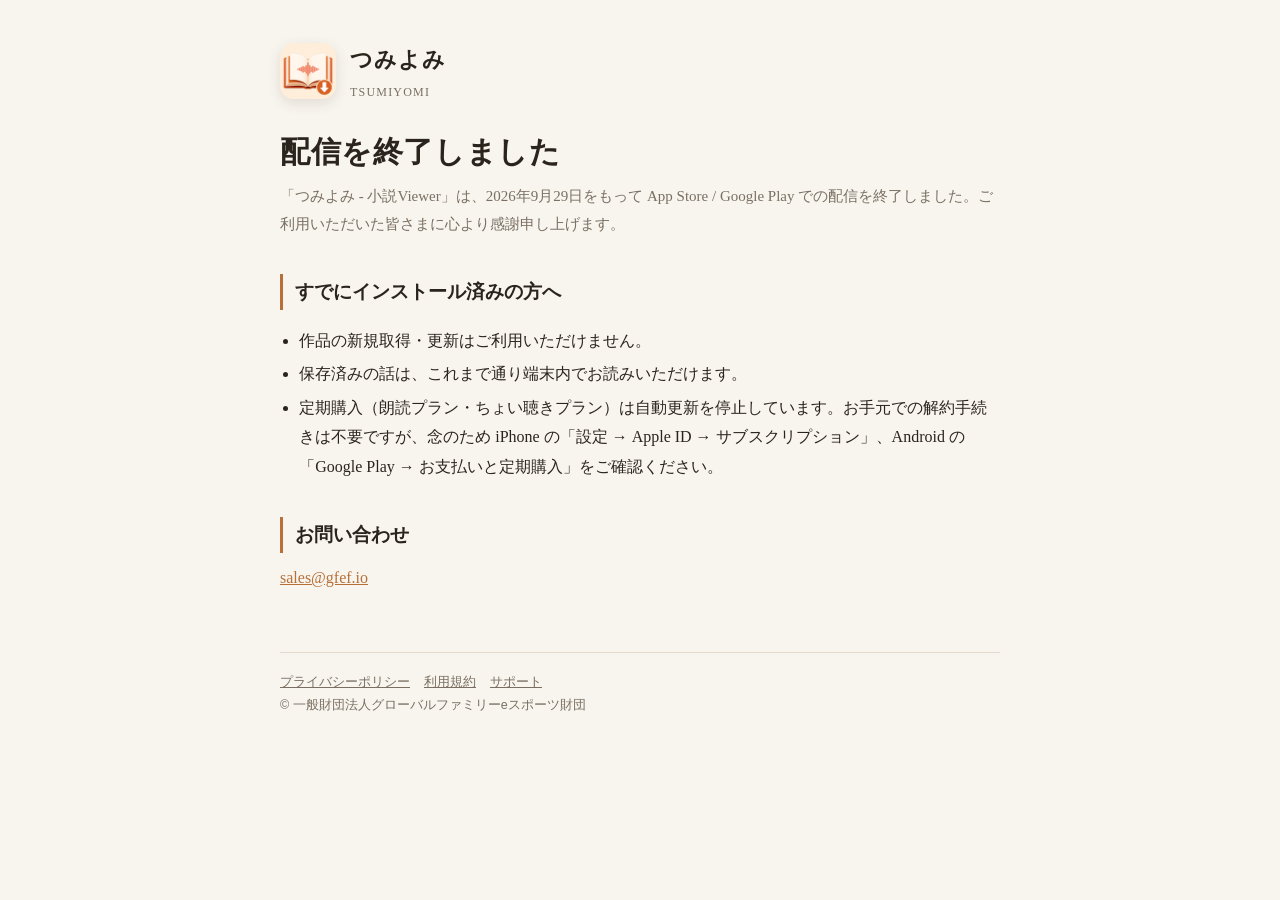
<file: index.html>
<!DOCTYPE html><html lang="ja"><head><meta charset="utf-8"><meta name="viewport" content="width=device-width,initial-scale=1"><title>つみよみ - 配信終了のお知らせ</title><link rel="icon" href="assets/icon-512.png"><link rel="stylesheet" href="common.css"></head>
<body><div class="wrap">
<header class="top"><img src="assets/icon-512.png" alt=""><div class="name">つみよみ<small>TSUMIYOMI</small></div></header>
<h1>配信を終了しました</h1>
<p class="lead">「つみよみ - 小説Viewer」は、2026年9月29日をもって App Store / Google Play での配信を終了しました。ご利用いただいた皆さまに心より感謝申し上げます。</p>
<h2>すでにインストール済みの方へ</h2>
<ul><li>作品の新規取得・更新はご利用いただけません。</li><li>保存済みの話は、これまで通り端末内でお読みいただけます。</li><li>定期購入（朗読プラン・ちょい聴きプラン）は自動更新を停止しています。お手元での解約手続きは不要ですが、念のため iPhone の「設定 → Apple ID → サブスクリプション」、Android の「Google Play → お支払いと定期購入」をご確認ください。</li></ul>
<h2>お問い合わせ</h2>
<p><a href="mailto:sales@gfef.io">sales@gfef.io</a></p>
<footer><a href="tsumiyomi-legal/privacy.html">プライバシーポリシー</a><a href="tsumiyomi-legal/terms.html">利用規約</a><a href="support.html">サポート</a><br>© 一般財団法人グローバルファミリーeスポーツ財団</footer>
</div></body></html>
</file>
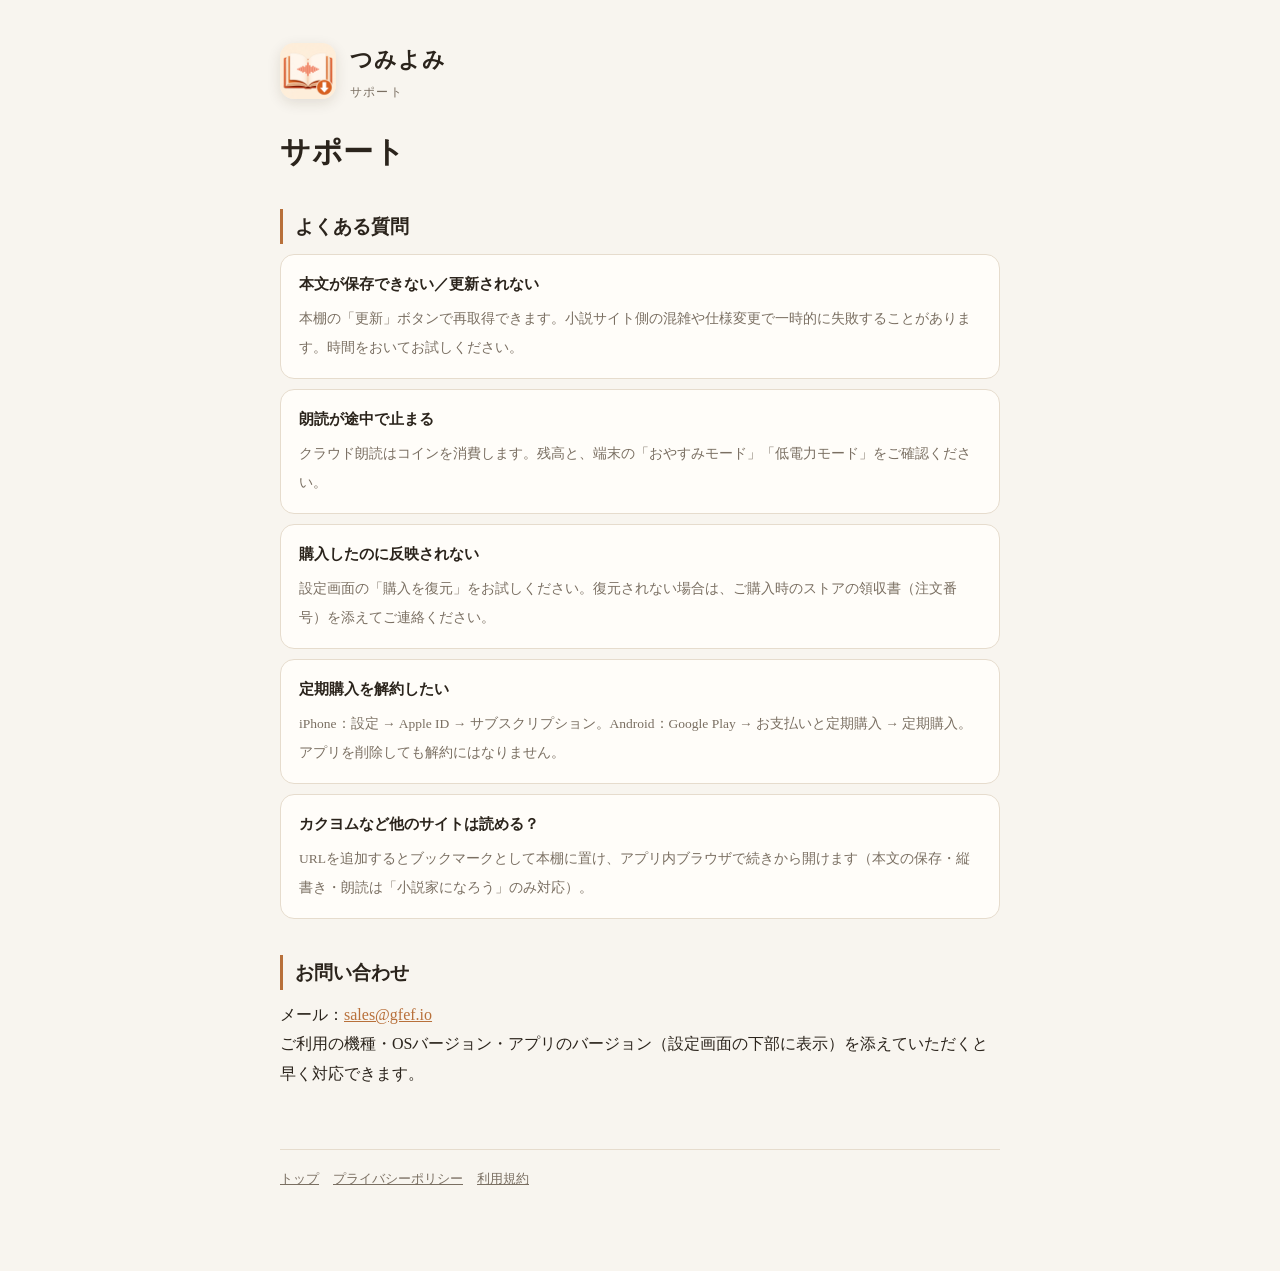
<file: support.html>
<!DOCTYPE html>
<html lang="ja"><head><meta charset="utf-8"><meta name="viewport" content="width=device-width,initial-scale=1"><title>サポート | つみよみ</title><link rel="icon" href="assets/icon-512.png"><link rel="stylesheet" href="common.css"></head>
<body><div class="wrap">
<header class="top"><img src="assets/icon-512.png" alt=""><div class="name">つみよみ<small>サポート</small></div></header>
<h1>サポート</h1>
<h2>よくある質問</h2>
<div class="card"><b>本文が保存できない／更新されない</b><span>本棚の「更新」ボタンで再取得できます。小説サイト側の混雑や仕様変更で一時的に失敗することがあります。時間をおいてお試しください。</span></div>
<div class="card" style="margin-top:10px"><b>朗読が途中で止まる</b><span>クラウド朗読はコインを消費します。残高と、端末の「おやすみモード」「低電力モード」をご確認ください。</span></div>
<div class="card" style="margin-top:10px"><b>購入したのに反映されない</b><span>設定画面の「購入を復元」をお試しください。復元されない場合は、ご購入時のストアの領収書（注文番号）を添えてご連絡ください。</span></div>
<div class="card" style="margin-top:10px"><b>定期購入を解約したい</b><span>iPhone：設定 → Apple ID → サブスクリプション。Android：Google Play → お支払いと定期購入 → 定期購入。アプリを削除しても解約にはなりません。</span></div>
<div class="card" style="margin-top:10px"><b>カクヨムなど他のサイトは読める？</b><span>URLを追加するとブックマークとして本棚に置け、アプリ内ブラウザで続きから開けます（本文の保存・縦書き・朗読は「小説家になろう」のみ対応）。</span></div>
<h2>お問い合わせ</h2>
<p>メール：<a href="mailto:sales@gfef.io">sales@gfef.io</a><br>ご利用の機種・OSバージョン・アプリのバージョン（設定画面の下部に表示）を添えていただくと早く対応できます。</p>
<footer><a href="index.html">トップ</a><a href="tsumiyomi-legal/privacy.html">プライバシーポリシー</a><a href="tsumiyomi-legal/terms.html">利用規約</a></footer>
</div></body></html>
</file>
<file: common.css>
:root{--bg:#f8f5ef;--card:#fffdf9;--text:#2b241c;--sub:#7a6f62;--accent:#b8703a;--accent-soft:#f3e4d3;--border:#e6dccd}
*{box-sizing:border-box}html{-webkit-text-size-adjust:100%}
body{margin:0;background:var(--bg);color:var(--text);font-family:"Hiragino Mincho ProN","Yu Mincho","Noto Serif JP",serif;line-height:1.85;font-size:16px}
a{color:var(--accent)}
.wrap{max-width:760px;margin:0 auto;padding:40px 20px 80px}
header.top{display:flex;align-items:center;gap:14px;margin-bottom:28px}
header.top img{width:56px;height:56px;border-radius:14px;box-shadow:0 4px 14px rgba(60,40,20,.12)}
header.top .name{font-size:22px;font-weight:700;letter-spacing:.04em}
header.top .name small{display:block;font-size:12px;color:var(--sub);font-weight:400;letter-spacing:.1em}
h1{font-size:30px;line-height:1.4;margin:0 0 10px;letter-spacing:.02em}
h2{font-size:19px;margin:36px 0 10px;padding-left:12px;border-left:3px solid var(--accent)}
p{margin:0 0 14px}
.lead{color:var(--sub);font-size:15px}
.btns{display:flex;gap:12px;flex-wrap:wrap;margin:22px 0 8px}
.btn{display:inline-block;padding:12px 18px;border-radius:999px;background:var(--accent);color:#fff;text-decoration:none;font-family:-apple-system,"Hiragino Sans","Noto Sans JP",sans-serif;font-size:14px;font-weight:600}
.btn.soft{background:var(--accent-soft);color:var(--accent)}
.grid{display:grid;grid-template-columns:repeat(auto-fit,minmax(220px,1fr));gap:14px;margin-top:8px}
.card{background:var(--card);border:1px solid var(--border);border-radius:14px;padding:16px 18px}
.card b{display:block;margin-bottom:4px;font-size:15px}
.card span{font-size:13.5px;color:var(--sub)}
ul{padding-left:1.2em}li{margin:4px 0}
footer{margin-top:60px;padding-top:18px;border-top:1px solid var(--border);color:var(--sub);font-size:12.5px;font-family:-apple-system,"Hiragino Sans","Noto Sans JP",sans-serif}
footer a{color:var(--sub);margin-right:14px}
.note{font-size:13px;color:var(--sub)}
@media (prefers-color-scheme:dark){:root{--bg:#17140f;--card:#211d16;--text:#e8e2d8;--sub:#9a9184;--accent:#d98b45;--accent-soft:#3a2d1e;--border:#332d23}}
</file>
